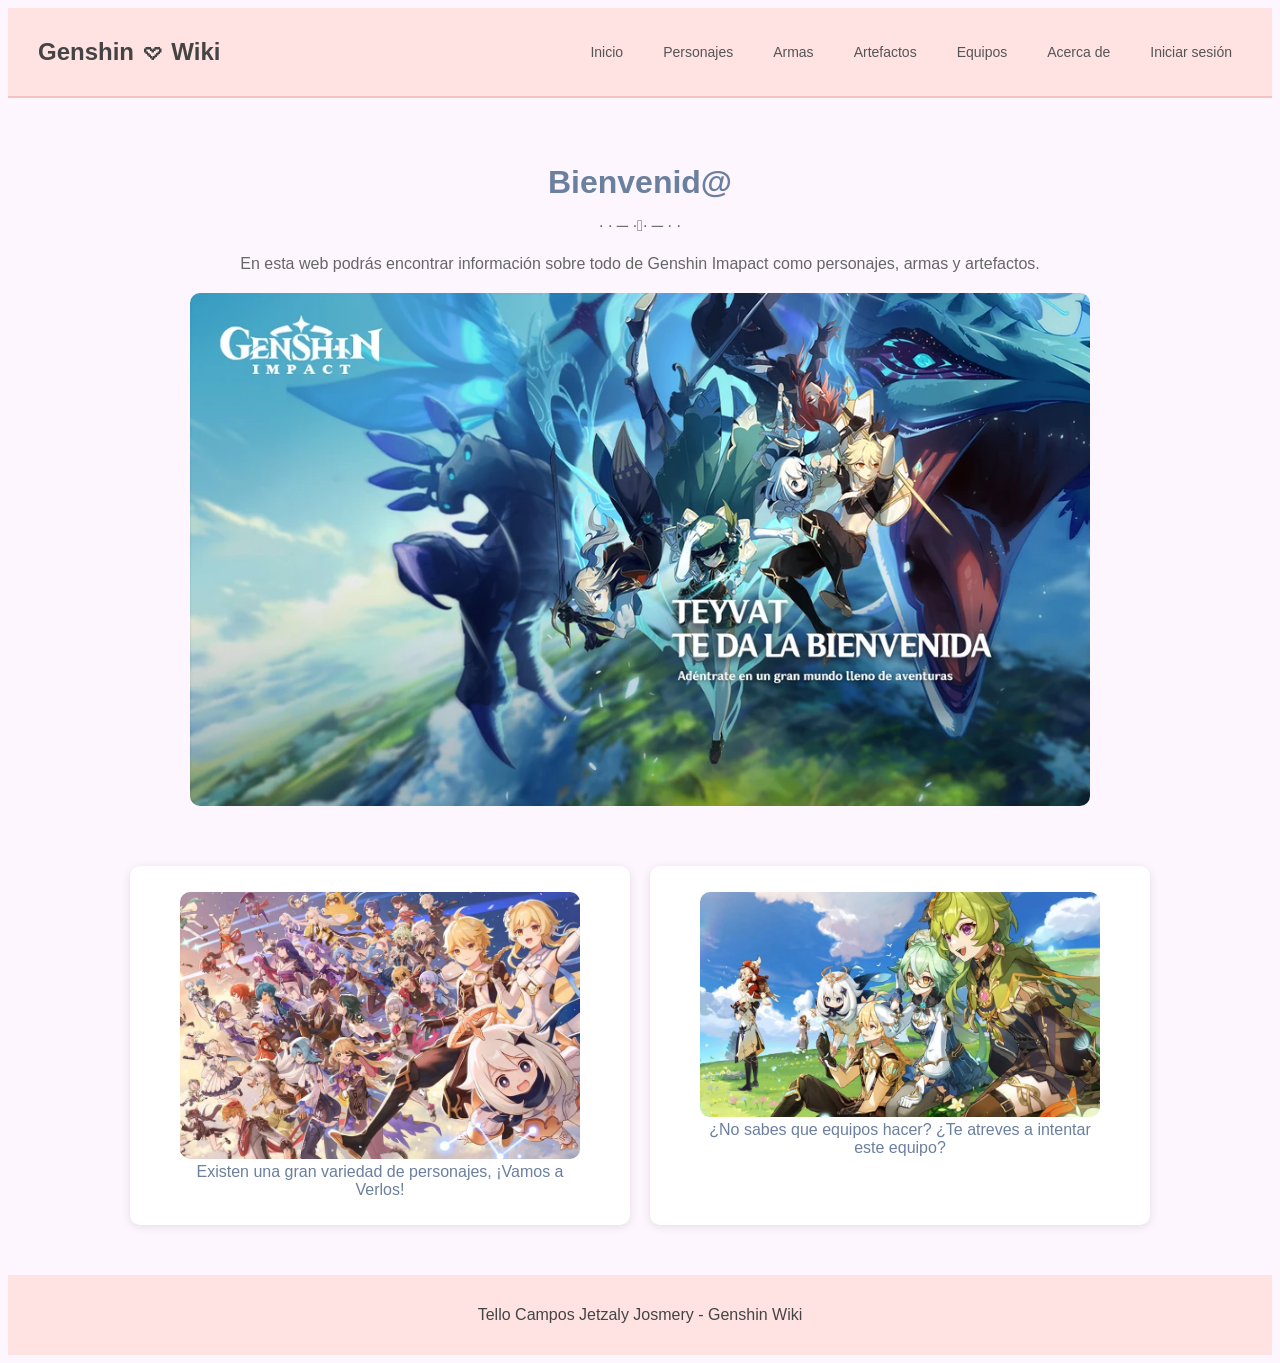
<file: index.html>
<!DOCTYPE html>
<html lang="es">
<head>
    <meta charset="UTF-8">
    <meta name="viewport" content="width=device-width, initial-scale=1.0">
    <title>Genshin 𖹭 Wiki - Inicio</title>
    <link rel="icon" type="image/png" href="src/img/icon-inicio.png">
    <link rel="stylesheet" href="css/estilos.css">
</head>
<body>
    <header>    
        <nav> 
            <h1>Genshin 𖹭 Wiki</h1>
            <ul class="horizontal">
                <li><a href="index.html">Inicio</a></li>
                <li><a href="personajes.html">Personajes</a></li>
                <li><a href="armas.html">Armas</a></li>
                <li><a href="artefactos.html">Artefactos</a></li>
                <li><a href="equipos.html">Equipos</a></li>
                <li><a href="acercade.html">Acerca de</a></li>
                <li><a href="login.html">Iniciar sesión</a></li>
            </ul>
        </nav>
    </header>
    <main>
        <section class="hero">
            <h2>Bienvenid@</h2> 
            <p>· · ─ ·𖥸· ─ · ·</p>
            <p>En esta web podrás encontrar información sobre
                todo de Genshin Imapact como personajes, 
                armas y artefactos.
            </p>
            <figure>
                <img src="src/img/card-inicio.png" alt="Banner de bienvenida de la wiki" class="imagen-banner">
            </figure>
        </section>
        <section class="cards-container">
            <article class="card">
                <a href="personajes.html">
                    <figure>
                        <img src="src/img/card-personajes.png" alt="Imagen de personajes" class="card-img">
                        <figcaption>Existen una gran variedad de personajes, ¡Vamos a Verlos!</figcaption>
                    </figure>
                </a>
            </article >

            <article class="card"   >
                <a href="equipos.html">
                    <figure>
                        <img src="src/img/card-equipos.png" alt="Imagen de equipos" class="card-img">
                        <figcaption>¿No sabes que equipos hacer? ¿Te atreves a intentar este equipo?</figcaption>
                    </figure>
                </a>
            </article>
            
        </section>
    </main>
    <footer>
        <p>Tello Campos Jetzaly Josmery - Genshin Wiki</p>
    </footer>
</body>
</html>
</file>
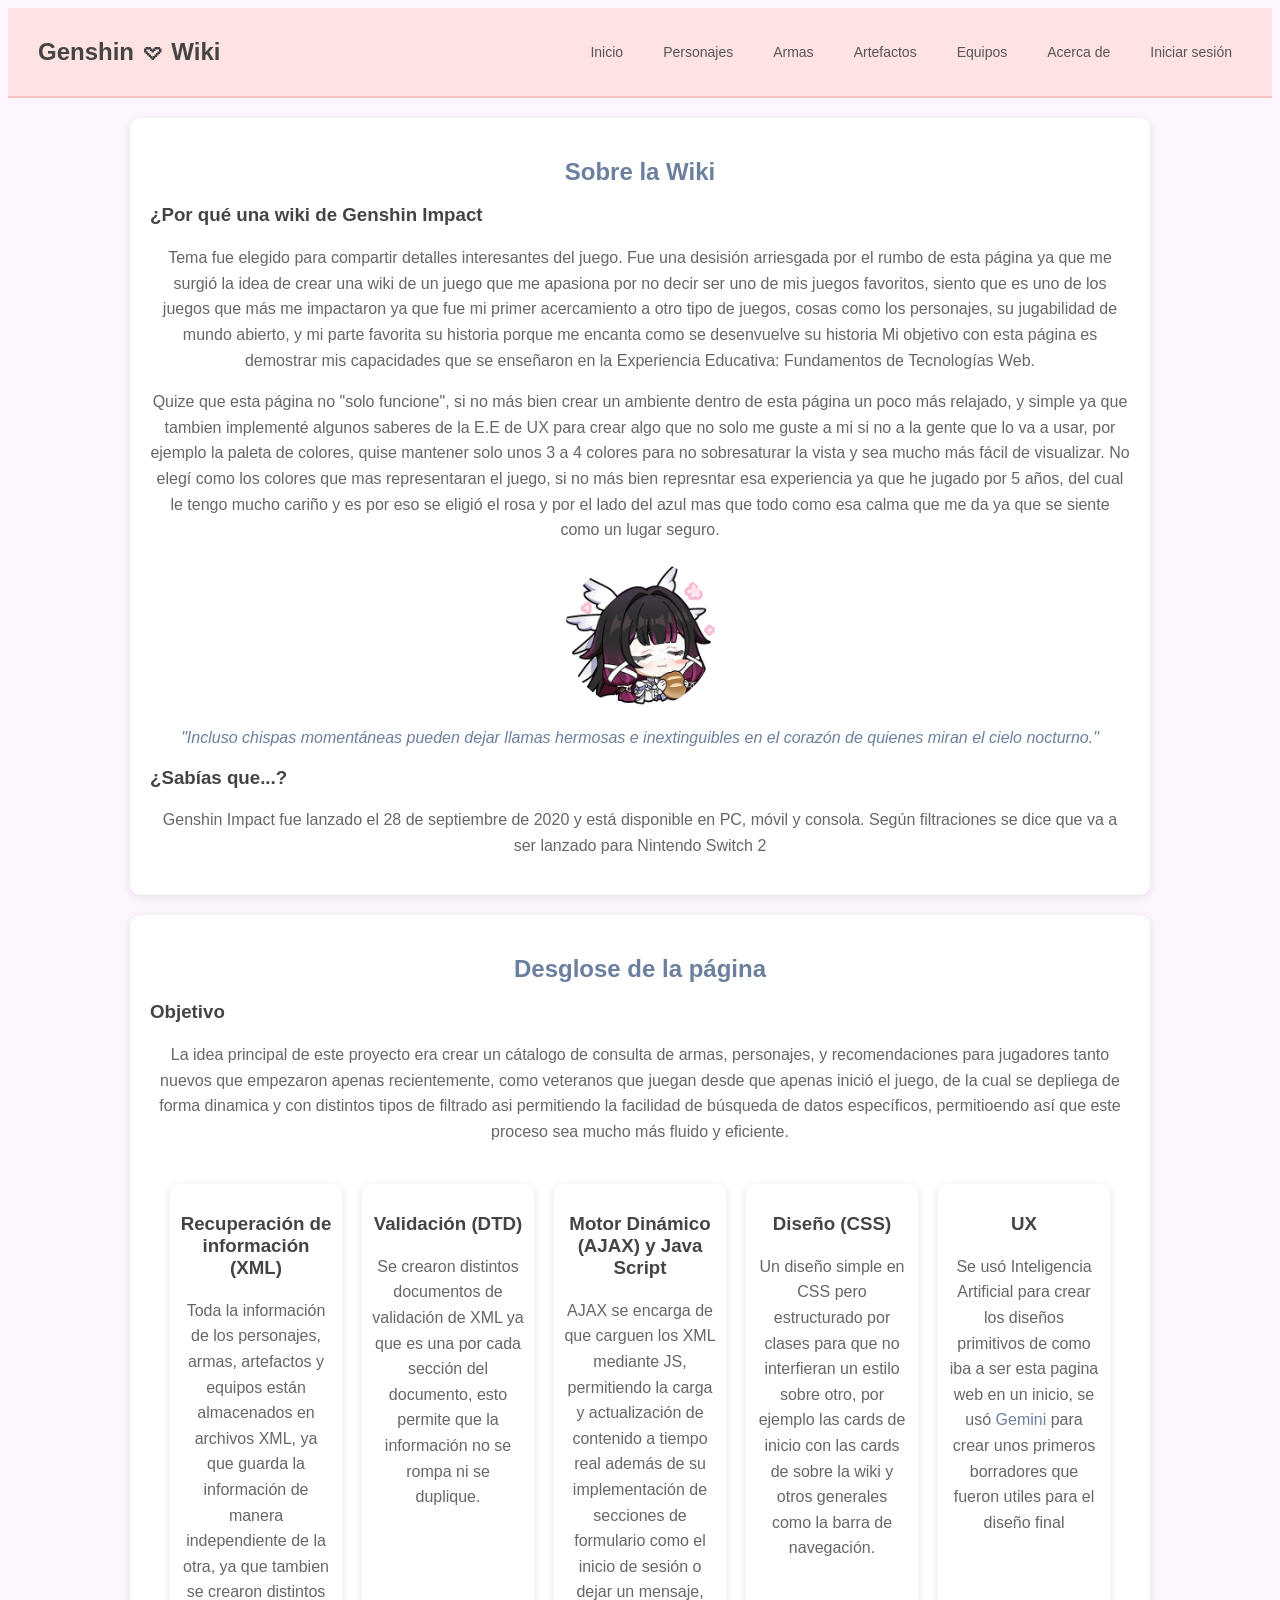
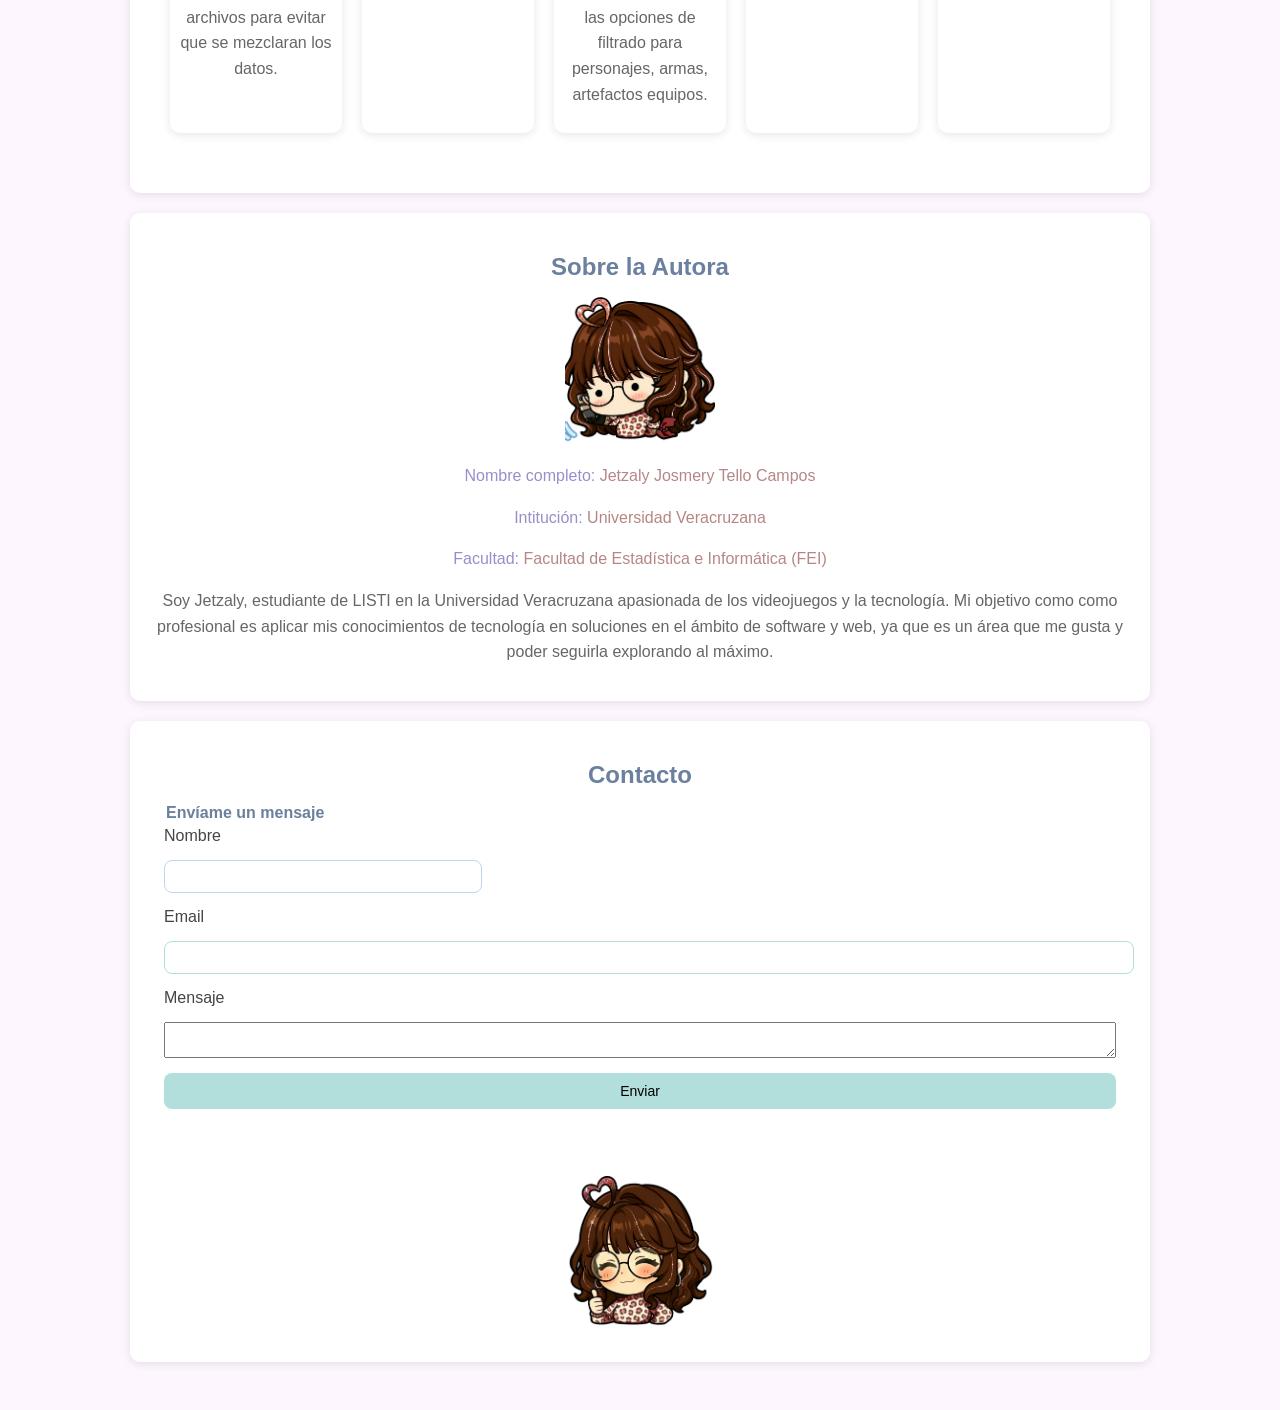
<file: acercade.html>
<!DOCTYPE html>
<html lang="es">
<head>
    <meta charset="UTF-8">
    <meta name="viewport" content="width=device-width, initial-scale=1.0">
    <title>Genshin 𖹭 Wiki - Acerca de</title>
    <link rel="icon" type="image/png" href="src/img/sobre-mi-01.png">
    <link rel="stylesheet" href="css/estilos.css">
</head>
<body>
    <header>    
        <nav> 
            <h1>Genshin 𖹭 Wiki</h1>
            <ul class="horizontal">
                <li><a href="index.html">Inicio</a></li>
                <li><a href="personajes.html">Personajes</a></li>
                <li><a href="armas.html">Armas</a></li>
                <li><a href="artefactos.html">Artefactos</a></li>
                <li><a href="equipos.html">Equipos</a></li>
                <li><a href="acercade.html">Acerca de</a></li>
                <li><a href="login.html">Iniciar sesión</a></li>            </ul>
        </nav>
    </header>
    <main>
        <section class="seccion-card">
            <h2>Sobre la Wiki</h2>
            <h3>¿Por qué una wiki de Genshin Impact</h3>
            <p>
                Tema fue elegido para compartir detalles interesantes del juego. Fue una desisión arriesgada por el rumbo de esta página ya que me surgió la idea de crear una wiki de 
                un juego que me apasiona por no decir ser uno de mis juegos favoritos, siento que es uno de los juegos
                que más me impactaron ya que fue mi primer acercamiento a otro tipo de juegos, cosas como los personajes, su
                jugabilidad de mundo abierto, y mi parte favorita su historia porque me encanta como se desenvuelve su historia
                Mi objetivo con esta página es demostrar mis capacidades que se enseñaron en la Experiencia Educativa: Fundamentos de Tecnologías Web. 
            </p>
            <p> 
                Quize que esta página no "solo funcione", si no más bien crear un ambiente dentro de esta página un poco más relajado, y simple
                ya que tambien implementé algunos saberes de la E.E de UX para crear algo que no solo me guste a mi si no a la gente que lo va a
                usar, por ejemplo la paleta de colores, quise mantener solo unos 3 a 4 colores para no sobresaturar la vista y sea mucho más fácil
                de visualizar. No elegí como los colores que mas representaran el juego, si no más bien represntar esa experiencia ya que he jugado 
                por 5 años, del cual le tengo mucho cariño y es por eso se eligió el rosa y por el lado del azul mas que todo como esa calma que me da
                ya que se siente como un lugar seguro.
            </p>

            <figure>
                <img src="src/img/columbina.png" alt="Imagen de mi personaje favorito, Columbina" class="img-perfil">
            </figure>

            <blockquote>"Incluso chispas momentáneas pueden dejar llamas hermosas e inextinguibles en el corazón de quienes miran el cielo nocturno." </blockquote>
            
            <aside> 
                <h3>¿Sabías que...?</h3>
                <p>Genshin Impact fue lanzado el 28 de septiembre de 2020 y está disponible en PC, móvil y consola. Según filtraciones se dice que va a ser lanzado para Nintendo  Switch 2</p>
            </aside>

        </section>
        <section class="seccion-card">
            <h2>Desglose de la página</h2>
            <h3>Objetivo</h3>
            <p>
               La idea principal de este proyecto era crear un cátalogo de consulta de armas, personajes, y recomendaciones para jugadores tanto nuevos 
               que empezaron apenas recientemente, como veteranos que juegan desde que apenas inició el juego, de la cual se depliega de forma dinamica
               y con distintos tipos de filtrado asi permitiendo la facilidad de búsqueda de datos específicos, permitioendo así que este proceso sea
               mucho más fluido y eficiente.
            </p>
            <section class="cards-container2">    

                <section class="card">
                    <h3>Recuperación de información (XML)</h3>
                    <p>
                        Toda la información de los personajes, armas, artefactos y equipos están almacenados en archivos XML, ya que guarda la información
                        de manera independiente de la otra, ya que tambien se crearon distintos archivos para evitar que se mezclaran los datos.
                    </p>
                </section>

                <section class="card">
                    <h3>Validación (DTD)</h3>
                    <p>
                        Se crearon distintos documentos de validación de XML ya que es una por cada sección del documento, esto permite que la información no 
                        se rompa ni se duplique.
                    </p>
                </section>

                <section class="card">
                    <h3>Motor Dinámico (AJAX) y Java Script</h3>
                    <p>
                        AJAX se encarga de que carguen los XML mediante JS, permitiendo la carga y actualización de contenido a tiempo real
                        además de su implementación de secciones de formulario como el inicio de sesión o dejar un mensaje, las opciones de 
                        filtrado para personajes, armas, artefactos equipos.
                    </p>
                </section>

                <section class="card">
                    <h3>Diseño (CSS)</h3>
                    <p> 
                        Un diseño simple en CSS pero estructurado por clases para que no interfieran un estilo sobre otro, por ejemplo las cards de inicio con
                        las cards de sobre la wiki y otros generales como la barra de navegación.
                    </p>
                </section>

                <section class="card">
                    <h3>UX</h3>
                    <p>
                        Se usó Inteligencia Artificial para crear los diseños primitivos 
                        de como iba a ser esta pagina web en un inicio, se usó
                        <a href="https://gemini.google.com/">Gemini</a> para crear unos primeros 
                        borradores que fueron utiles para el diseño final
                    </p>
                </section>


            </section>

       </section> 

        

        <section class="seccion-card">
            <h2>Sobre la Autora</h2>
            <figure><img src="src/img/sobre-mi-03.png" alt="" class="imagen"></figure >
            
            <p style="color: rgb(151, 142, 202);">Nombre completo: <span style="color: rgb(182, 134, 134);">Jetzaly Josmery Tello Campos</span></p>
            <p style="color: rgb(151, 142, 202);">Intitución: <span style="color: rgb(182, 134, 134);">Universidad Veracruzana</span></p>
            <p style="color: rgb(151, 142, 202);">Facultad: <span style="color: rgb(182, 134, 134);"> Facultad de Estadística e Informática (FEI)</span></p>

            <p>
                Soy Jetzaly, estudiante de LISTI en la Universidad Veracruzana apasionada de los videojuegos y la tecnología. Mi objetivo como como profesional es aplicar mis conocimientos
                de tecnología en soluciones en el ámbito de software y web, ya que es un área que me gusta y poder seguirla explorando al máximo.
            </p>
        </section>

        <section class="seccion-card">
            <h2>Contacto</h2>
            <fieldset>
                <legend>Envíame un mensaje</legend>
                <label for="nombre">Nombre</label>
                <input type="text" id="nombre">
                <label for="email">Email</label>
                <input type="email" id="email">
                <label for="mensaje">Mensaje</label>
                <textarea id="mensaje"></textarea>
                <button type="button" id="btn-enviar">Enviar</button>
                <p id="respuesta"></p>
            </fieldset>
                <figure><img src="src/img/sobre-mi-02.png" alt="yo con el pulgar arriba" class="imagen"></figure>
        </section>
        <script src="js/contacto.js"></script>
    </main>
</body>
</html>
</file>
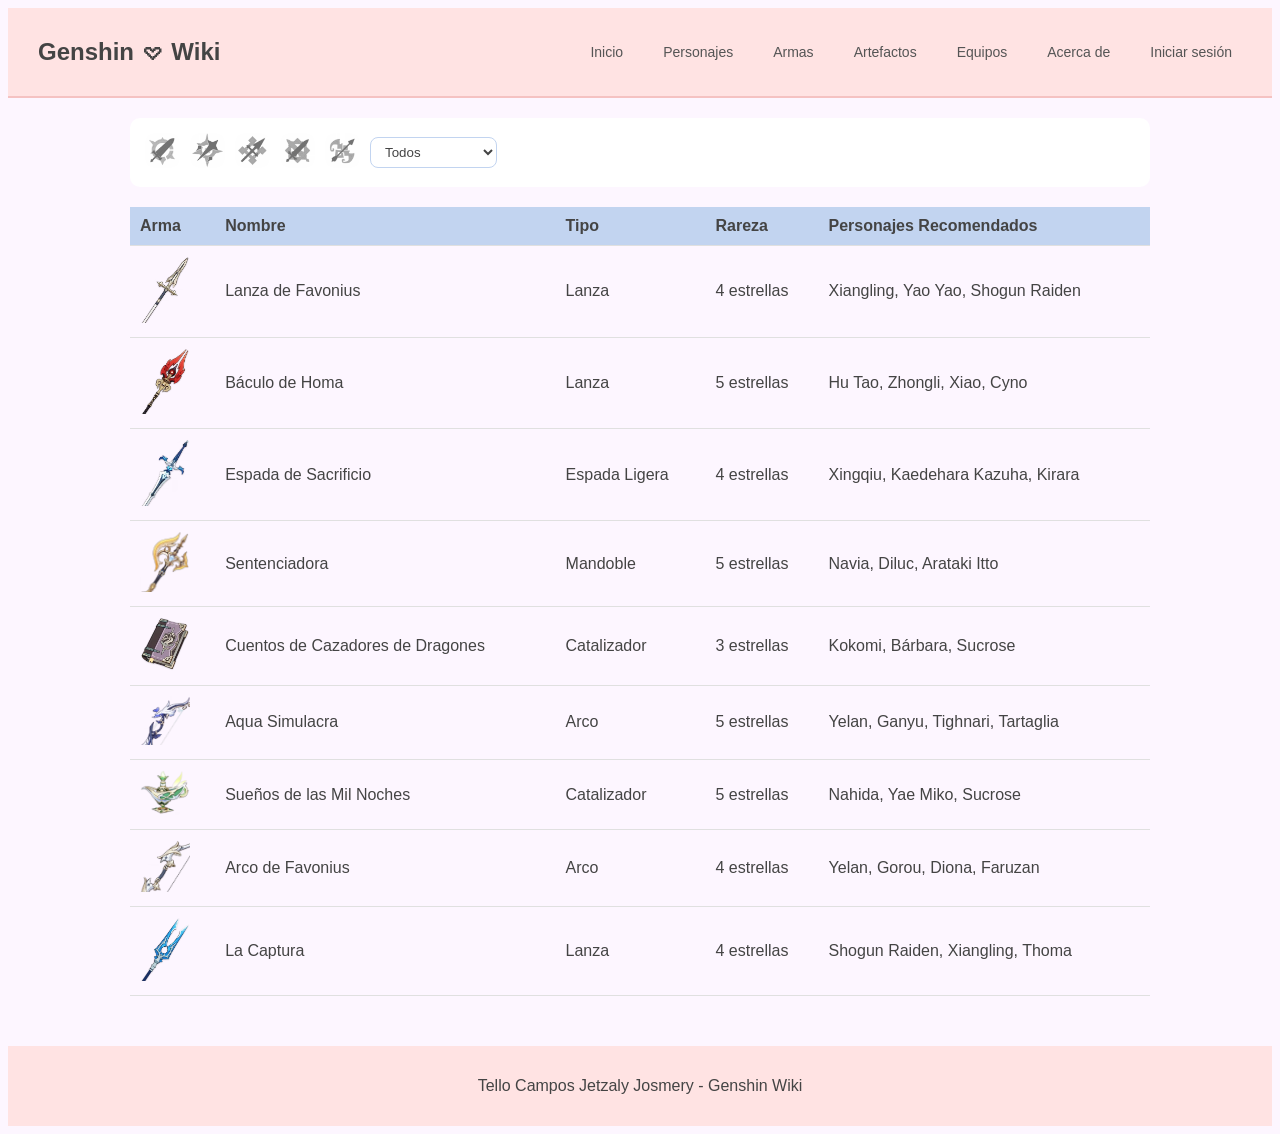
<file: armas.html>
<!DOCTYPE html>
<html lang="es">
<head>
    <meta charset="UTF-8">
    <meta name="viewport" content="width=device-width, initial-scale=1.0">
    <title>Genshin 𖹭 Wiki - Armas</title>
    <link rel="icon" type="image/png" href="src/img/icon-armas.png">
    <link rel="stylesheet" href="css/estilos.css">
</head>
<body>
    <header>    
        <nav> 
            <h1>Genshin 𖹭 Wiki</h1>
            <ul class="horizontal">
                <li><a href="index.html">Inicio</a></li>
                <li><a href="personajes.html">Personajes</a></li>
                <li><a href="armas.html">Armas</a></li>
                <li><a href="artefactos.html">Artefactos</a></li>
                <li><a href="equipos.html">Equipos</a></li>
                <li><a href="acercade.html">Acerca de</a></li>
                <li><a href="login.html">Iniciar sesión</a></li>
            </ul>
        </nav>
    </header>
        <main>
        <section class="filtros">
            
            <input id="mandoble" type="checkbox">
            <label for="mandoble"><img src="src/img/armas/Mandoble.png" alt="Filtrado por Mandoble"></label>

            <input id="catalizador" type="checkbox">
            <label for="catalizador"><img src="src/img/armas/Catalizador.png" alt="Filtrado por Catalizador"></label>

            <input id="lanza" type="checkbox">
            <label for="lanza"><img src="src/img/armas/Lanza.png" alt="Filtrado por Lanza"></label>

            <input id="espadaligera" type="checkbox">
            <label for="espadaligera"><img src="src/img/armas/Espada.png" alt="Filtrado por Espada"></label>

            <input id="arco" type="checkbox">
            <label for="arco"><img src="src/img/armas/Arco.png" alt="Filtrado por Arco"></label>
            
            <select id="rareza">
                <option value="Todos">Todos</option>
                <option value="5 estrellas">⭐⭐⭐⭐⭐</option>
                <option value="4 estrellas">⭐⭐⭐⭐</option>
                <option value="3 estrellas">⭐⭐⭐</option>
            </select>
            
        </section>

        <section>
            <table>
                <thead>
                    <tr>
                        <th>Arma</th>
                        <th>Nombre</th>
                        <th>Tipo</th>
                        <th>Rareza</th>
                        <th>Personajes Recomendados</th>
                    </tr>
                </thead>
                <tbody id="tabla-armas">

                </tbody>
            </table>
        </section>
    </main>
    
    <footer>
        <p>Tello Campos Jetzaly Josmery - Genshin Wiki</p>
    </footer>
    
    <script src="js/armas.js"></script>
</body>
</html>
</file>
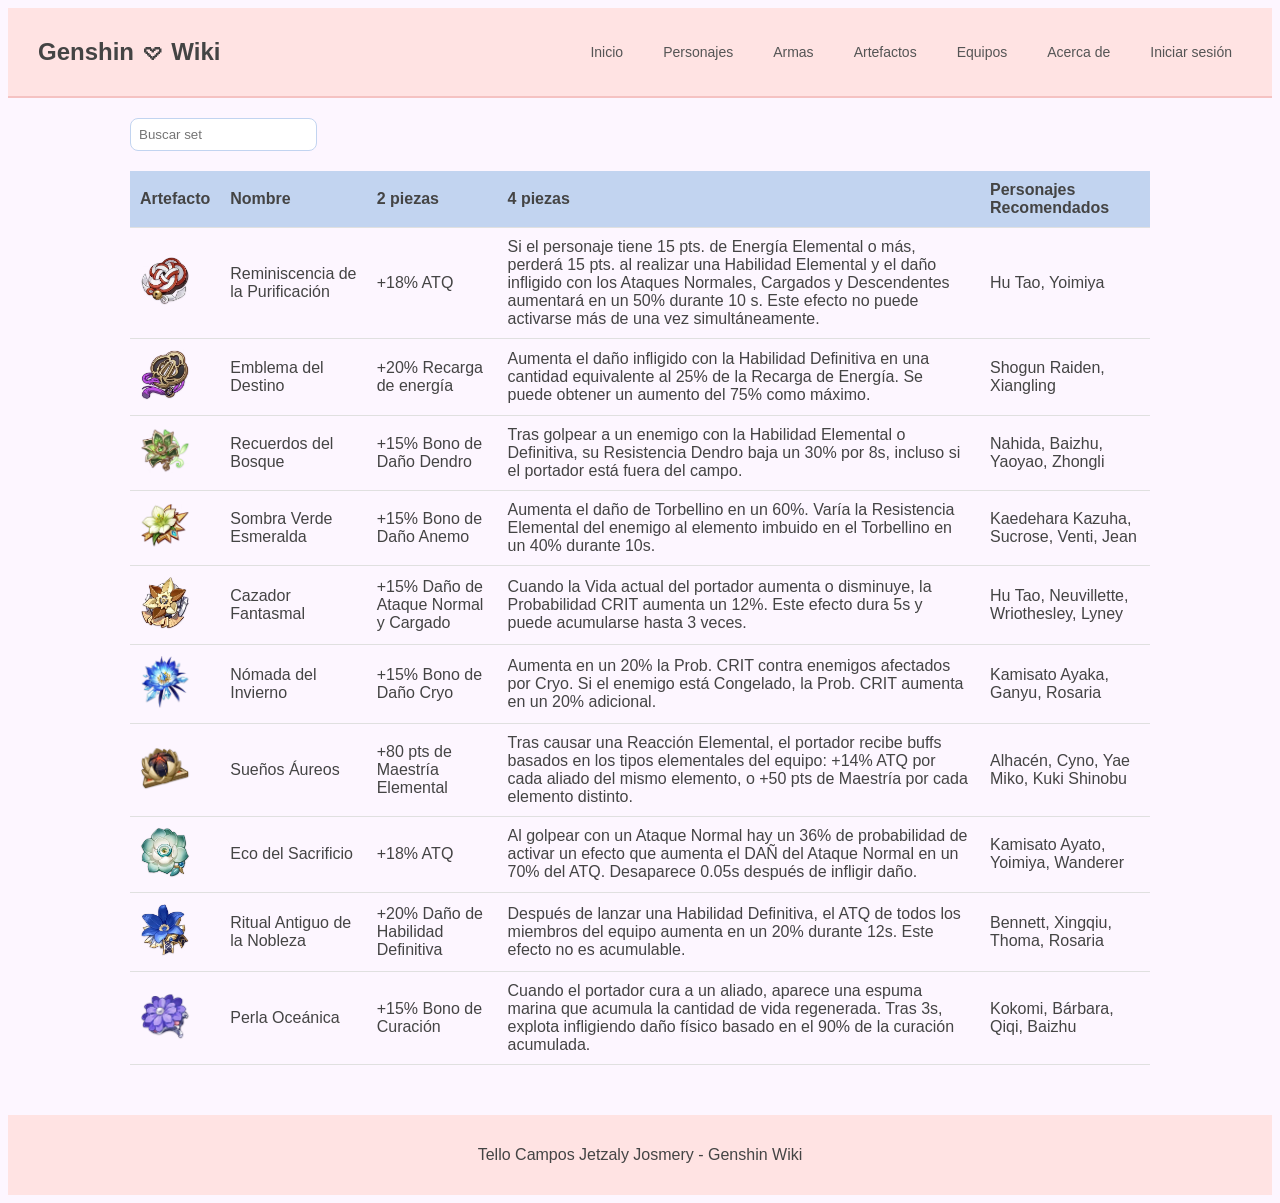
<file: artefactos.html>
<!DOCTYPE html>
<html lang="es">
<head>
    <meta charset="UTF-8">
    <meta name="viewport" content="width=device-width, initial-scale=1.0">
    <title>Genshin 𖹭 Wiki - Artefactos</title>
    <link rel="icon" type="image/png" href="src/img/icon-artefactos.png">
    <link rel="stylesheet" href="css/estilos.css">
</head>
<body>
    <header>    
        <nav> 
            <h1>Genshin 𖹭 Wiki</h1>
            <ul class="horizontal">
                <li><a href="index.html">Inicio</a></li>
                <li><a href="personajes.html">Personajes</a></li>
                <li><a href="armas.html">Armas</a></li>
                <li><a href="artefactos.html">Artefactos</a></li>
                <li><a href="equipos.html">Equipos</a></li>
                <li><a href="acercade.html">Acerca de</a></li>
                <li><a href="login.html">Iniciar sesión</a></li>
            </ul>
        </nav>
    </header>
        <main>
            <section>
                <input type="text" id="buscar-artefacto" placeholder="Buscar set">
            </section>

            <section>
                <table>
                    <thead>
                        <tr>
                            <th>Artefacto</th>
                            <th>Nombre</th>
                            <th>2 piezas</th>
                            <th>4 piezas</th>
                            <th>Personajes Recomendados</th>
                        </tr>
                    </thead>
                    <tbody id="tabla-artefactos">

                    </tbody>
                </table>
            </section>
        </main>
    
    <footer>
        <p>Tello Campos Jetzaly Josmery - Genshin Wiki</p>
    </footer>   
    <script src="js/artefactos.js"></script>

</body>
</html>
</file>
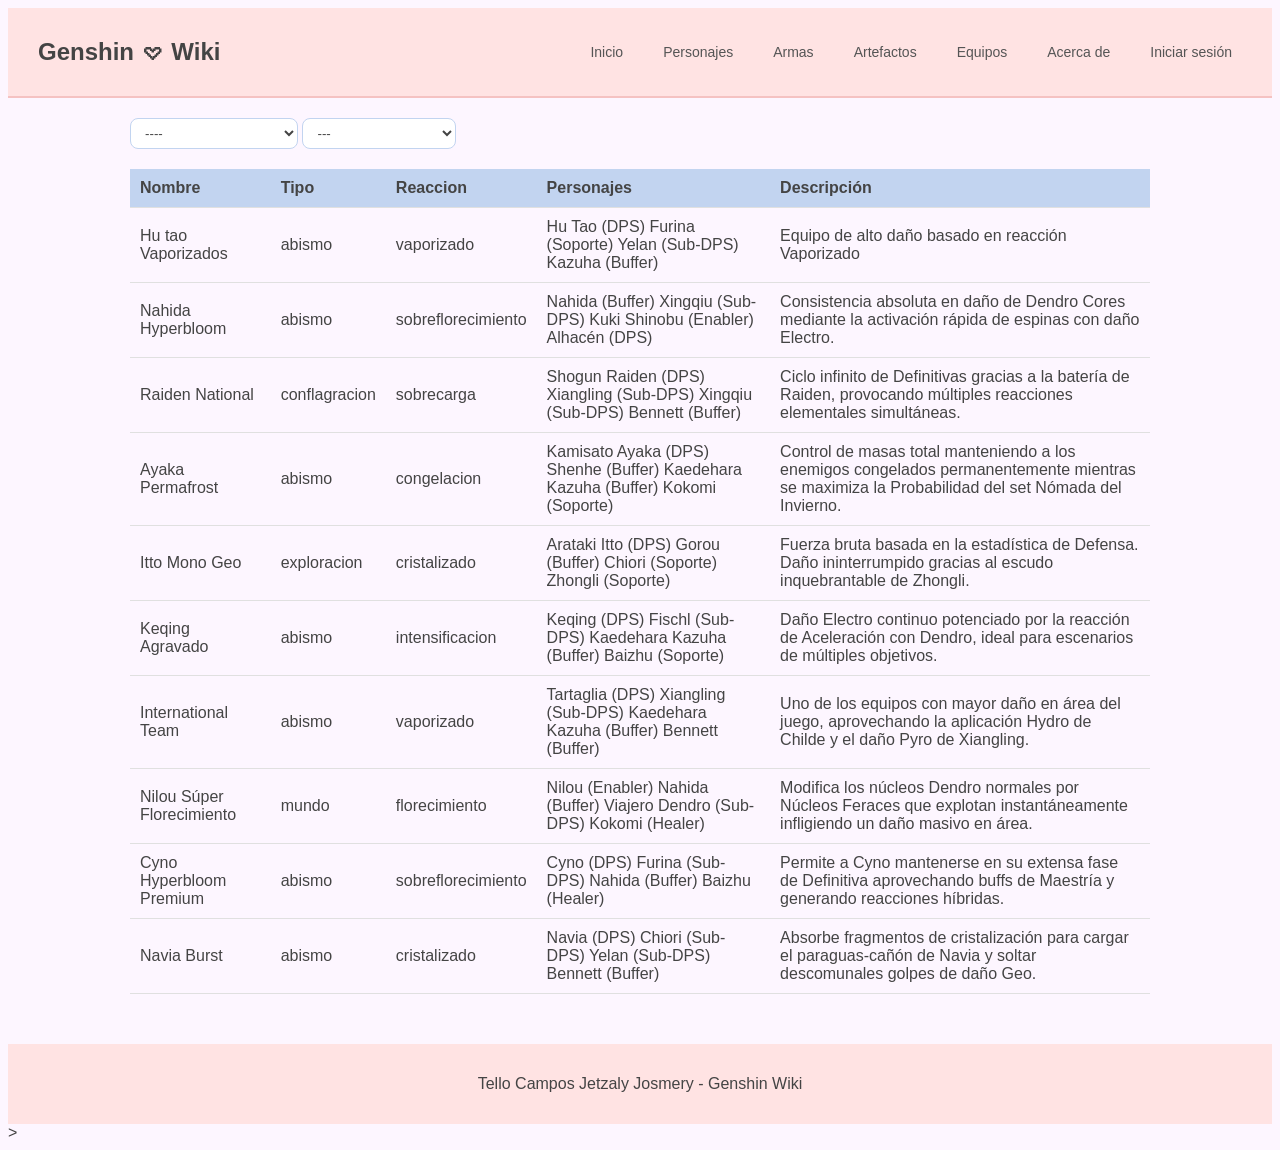
<file: equipos.html>
<!DOCTYPE html>
<html lang="es">
<head>
    <meta charset="UTF-8">
    <meta name="viewport" content="width=device-width, initial-scale=1.0">
    <title>Genshin 𖹭 Wiki - Equipos</title>
    <link rel="icon" type="image/png" href="src/img/icon-equipos.png">
    <link rel="stylesheet" href="css/estilos.css">
</head>
<body>
    <header>    
        <nav> 
            <h1>Genshin 𖹭 Wiki</h1>
            <ul class="horizontal">
                <li><a href="index.html">Inicio</a></li>
                <li><a href="personajes.html">Personajes</a></li>
                <li><a href="armas.html">Armas</a></li>
                <li><a href="artefactos.html">Artefactos</a></li>
                <li><a href="equipos.html">Equipos</a></li>
                <li><a href="acercade.html">Acerca de</a></li>
                <li><a href="login.html">Iniciar sesión</a></li>
            </ul>
        </nav>
    </header>

    <main>
        <section>
            <select id="tipo">
                <option value="default">----</option>
                <option value="abismo">Abismo</option>
                <option value="conflagracion">Conflagración Estigia</option>
                <option value="exploracion">Exploración</option>
            </select>
            <select id="reaccion">
                <option value="default">---</option>
                <option value="vaporizado">Vaporizado</option>
                <option value="derretido">Derretido</option>
                <option value="sobrecarga">Sobrecarga</option>
                <option value="florecimiento">Florecimiento</option>
                <option value="electrocargado">Electrocargado</option>
                <option value="quemadura">Quemadura</option>
                <option value="superconductor">Superconductor</option>
                <option value="cristalizado">Cristalizado</option>
                <option value="torbellino">Torbellino</option>
                <option value="congelacion">Congelación</option>
                <option value="intensificacion">Intensificación</option>
                <option value="propagacion">Propagación</option>
                <option value="sobreflorecimiento">Sobreflorecimiento</option>
                <option value="crepitar">Crepitar</option>
            </select>
        </section>

        <section>
            <table>
                <thead>
                    <tr>
                        <th>Nombre</th>
                        <th>Tipo</th>
                        <th>Reaccion</th>
                        <th>Personajes</th>
                        <th>Descripción</th>
                    </tr>
                </thead>
                <tbody id="tabla-equipos">

                </tbody>
            </table>
        </section>
    </main>
    
    <footer>
        <p>Tello Campos Jetzaly Josmery - Genshin Wiki</p>
    </footer>

    <script src="js/equipos.js"></script>
</body>
</html>>
</file>
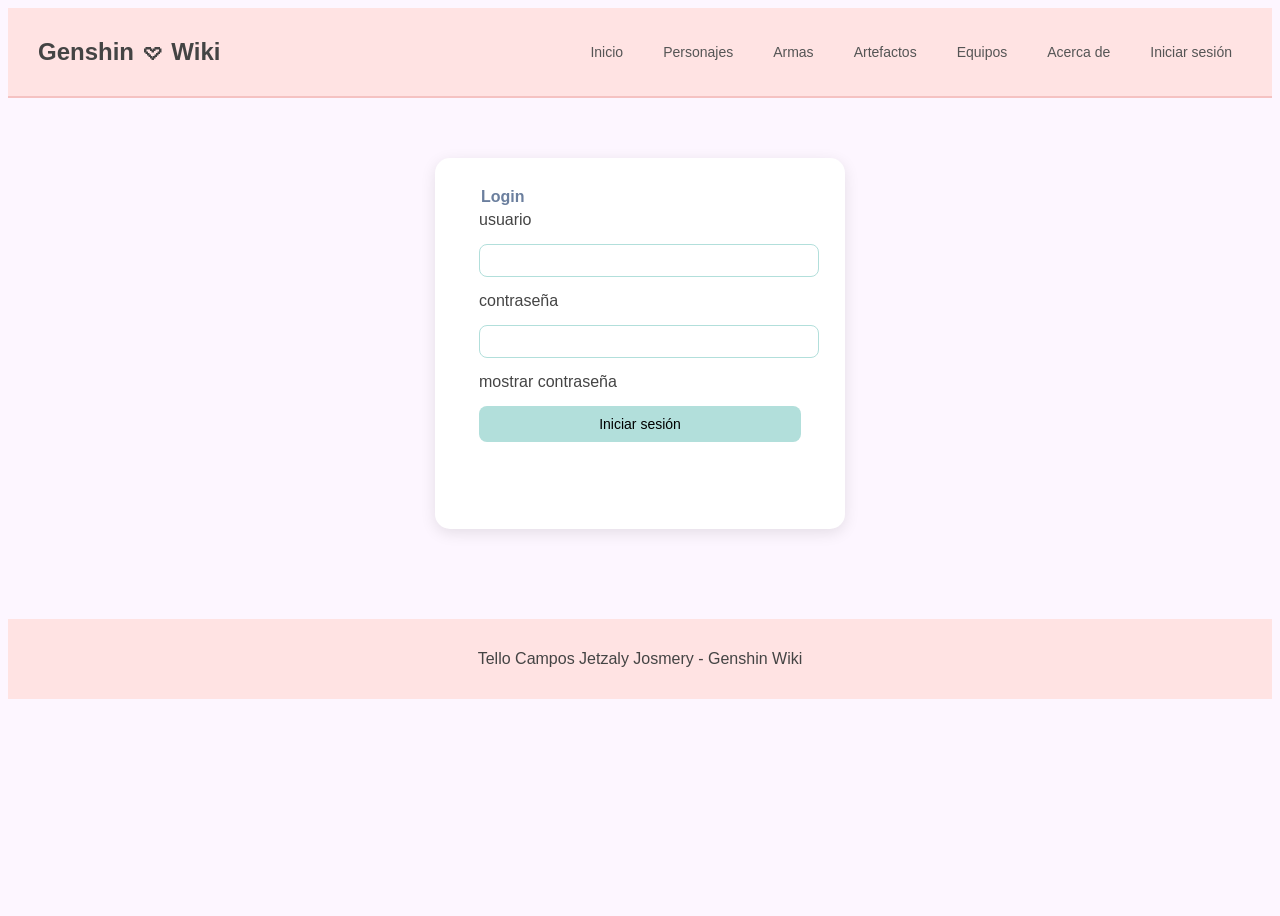
<file: login.html>
<!DOCTYPE html>
<html lang="es">
    <head>
        <meta charset="UTF-8">
        <meta name="viewport" content="width=device-width, initial-scale=1.0">
        <title>Genshin 𖹭 Wiki - Login </title>
        <link rel="icon" type="image/png" href="src/img/icon-login.png">
        <link rel="stylesheet" href="css/estilos.css">
    </head>
    <body>
        <header>
            <nav> 
                <h1>Genshin 𖹭 Wiki</h1>
                <ul class="horizontal">
                    <li><a href="index.html">Inicio</a></li>
                    <li><a href="personajes.html">Personajes</a></li>
                    <li><a href="armas.html">Armas</a></li>
                    <li><a href="artefactos.html">Artefactos</a></li>
                    <li><a href="equipos.html">Equipos</a></li>
                    <li><a href="acercade.html">Acerca de</a></li>
                    <li><a href="login.html">Iniciar sesión</a></li>
                </ul>
            </nav>
            
        </header>
        <main>
          <section class="login-section">
                <fieldset>
                    <legend>Login</legend>

                    <label for="usuario">usuario</label>
                    <input type="email" id="usuario">

                    <label for="password">contraseña</label>
                    <input type="password" id="password">
                    
                    <div class="checkbox-container">
                        <label for="passwordmostrar">mostrar contraseña</label>
                        <input type="checkbox" id="passwordmostrar">
                    </div>
                    
                    <button type="button" id="btn-login" class="">Iniciar sesión</button>
                    <p id="error-login"></p>
                </fieldset>
            </section>
        </main>

        <footer>
            <p>Tello Campos Jetzaly Josmery - Genshin Wiki</p>
        </footer>
        <script src="js/login.js"></script>
    </body>
</html>
</file>
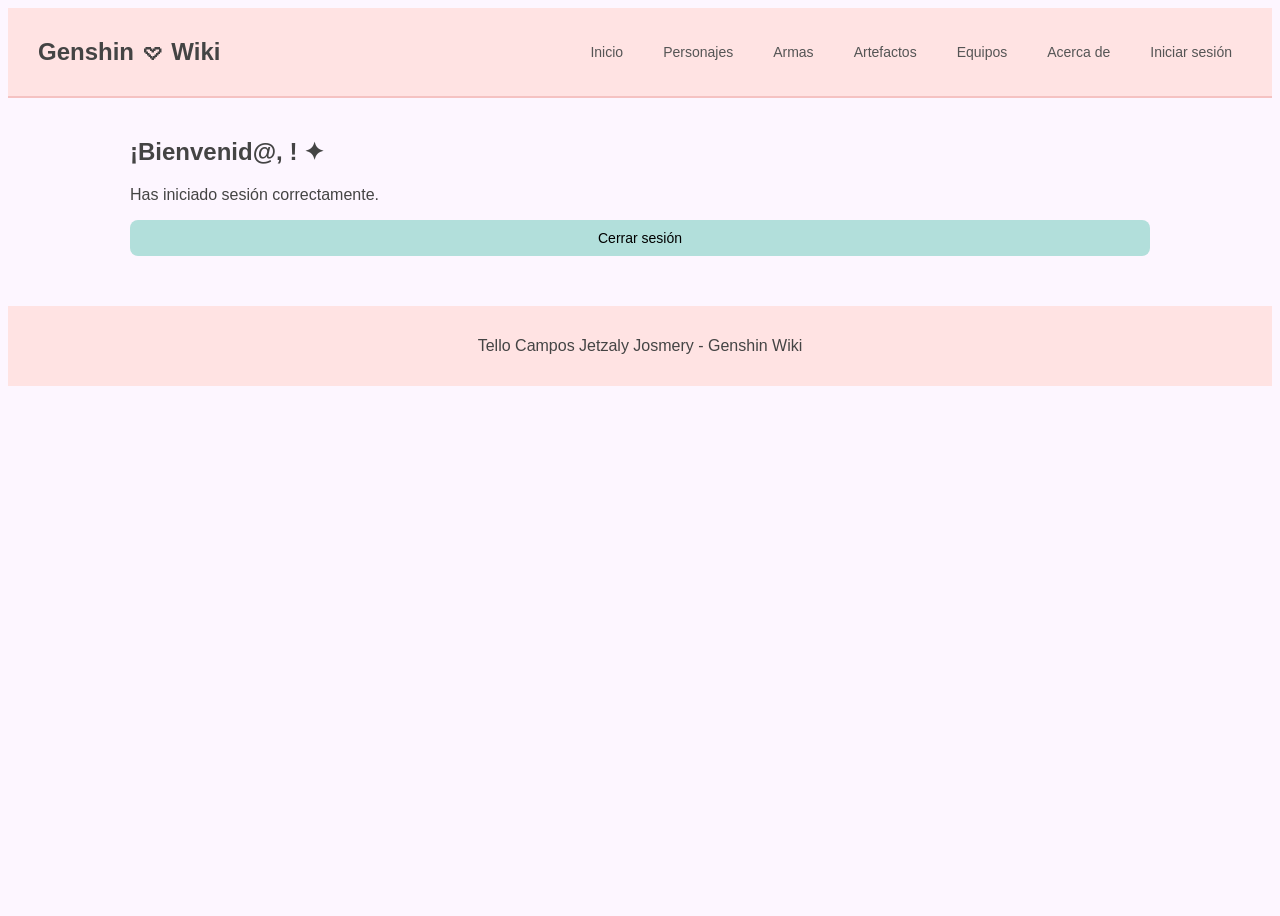
<file: perfil.html>
<!DOCTYPE html>
<html lang="es">
    <head>
        <meta charset="UTF-8">
        <meta name="viewport" content="width=device-width, initial-scale=1.0">
        <title>Genshin 𖹭 Wiki - Perfil</title>
        <link rel="icon" type="image/png" href="src/img/icon-inicio.png">
        <link rel="stylesheet" href="css/estilos.css">
    </head>
    <body>
        <header>    
            <nav> 
                <h1>Genshin 𖹭 Wiki</h1>
                <ul class="horizontal">
                    <li><a href="index.html">Inicio</a></li>
                    <li><a href="personajes.html">Personajes</a></li>
                    <li><a href="armas.html">Armas</a></li>
                    <li><a href="artefactos.html">Artefactos</a></li>
                    <li><a href="equipos.html">Equipos</a></li>
                    <li><a href="acercade.html">Acerca de</a></li>
                    <li><a href="login.html">Iniciar sesión</a></li>
                </ul>
            </nav>
        </header>
        <main>
            <section>
                <h2>¡Bienvenid@, <span id="nombre-usuario"></span>! ✦</h2>
                <p>Has iniciado sesión correctamente.</p>
                <button id="btn-logout" onclick="cerrarSesion()">Cerrar sesión</button>
            </section>
        </main>
        <footer>
            <p>Tello Campos Jetzaly Josmery - Genshin Wiki</p>
        </footer>
        <script src="js/perfil.js"></script>
    </body>
</html>
</file>
<file: css/estilos.css>
header {
    background-color: #ffe3e3;
    padding: 10px 30px;
    width: 100%; 
    box-sizing: border-box;
    border-bottom: 2px solid #f5c2c2; 
}

nav {
    display: flex;
    align-items: center;
    justify-content: space-between;
    flex-wrap: wrap;
    width: 100%; 
    box-sizing: border-box;
}



.hero {
    text-align: center;
    padding: 20px;
}

.hero h2 {
    font-size: 32px;
    color: #6b7f9e;
    margin-bottom: 10px;
}

.hero p {
    color: #666;
    margin-bottom: 20px;
}

.seccion-card {
    background: white;
    border-radius: 10px;
    box-shadow: 0 2px 10px rgba(0,0,0,0.1);
    padding: 20px;
    margin-bottom: 20px;
    width: 100%; 
    box-sizing: border-box;
    margin-left: auto;
    margin-right: auto;
}

.seccion-card h2 {
    color: #6b7f9e;
    margin-bottom: 15px;
    text-align: center;
}

.seccion-card p {
    color: #666;
    line-height: 1.6;
    text-align: center;
    margin-top: 10px;
}

legend {
    font-weight: bold;
    color: #6b7f9e;
    font-size: 16px;
}

.login-section {
    background: white;
    padding: 30px;
    border-radius: 15px;
    box-shadow: 0 4px 15px rgba(0,0,0,0.1);
    width: 350px;
    margin: 40px auto;
}

fieldset {
    border: none;
    display: flex;
    flex-direction: column;
    gap: 15px;
}

input[type="email"], input[type="password"]{
    width: 100%;
    padding: 8px;
    border: 1px solid #b2dfdb;
    border-radius: 8px;
}

input[type="text"] {
    max-width: 300px;
    padding: 8px;
    border: 1px solid #c2d4f0;
    border-radius: 8px;
}

button {
    background-color: #b2dfdb;
    border: none;
    border-radius: 8px;
    padding: 10px;
    cursor: pointer;
    width: 100%;
    font-size: 14px;
}

button:hover {
    background-color: #80cbc4;
}

.imagen-banner {
    width: 100%; 
    box-sizing: border-box;
    object-fit: cover;
    border-radius: 10px;
}

.card-img {
    width: 100%; 
    box-sizing: border-box;
    object-fit: cover;
    border-radius: 10px;
}

.cards-container {
    display: flex;
    gap: 20px;
    flex-wrap: wrap;
    margin-top: 20px;
}

.cards-container2 {
    padding: 20px;
    margin-bottom: 20px;
    width: 100%; 
    box-sizing: border-box;
    margin-left: auto;
    margin-right: auto;
    display: flex;
    gap: 20px;
    flex-wrap: wrap;
    margin-top: 20px;
}


.card {
    flex: 1;
    width: 100%; 
    box-sizing: border-box;
    background: white;
    border-radius: 10px;
    box-shadow: 0 2px 10px rgba(0,0,0,0.1);
    padding: 10px;
    text-align: center;
}
.card a {
    text-decoration: none;
    color: #6b7f9e;
    font-weight: 500;
}

.card a:hover {
    color: #ffe6e3;
}

.img-perfil {
    width: 150px;
    height: 150px;
    object-fit: cover;
    border-radius: 50%;
    display: block;
    margin: 0 auto;
}

.imagen {
    width: 150px;
    height: 150px;
    object-fit: cover;
    display: block;
    margin: 0 auto;
}

.contacto-form {
    max-width: 500px;
    margin: 0 auto;
    width: 100%; 
    box-sizing: border-box;
}

.sobre-wiki {
    padding: 20px;
    margin-bottom: 20px;
    text-align: center;
    width: 100%; 
    box-sizing: border-box;
}

blockquote {
    font-style: italic;
    color: #6b7f9e;
    margin: 20px 0;
    text-align: center;
    width: 100%; 
    box-sizing: border-box;
}

.checkbox-container {
    display: flex;
    align-items: center;
    gap: 8px;
}

.horizontal{
    list-style: none;
    display:flex;
    gap: 20px;
}

.filtros {
    display: flex;
    align-items: center;
    flex-wrap: wrap;
    gap: 10px;
    padding: 15px;
    background: white;
    border-radius: 10px;
    margin-bottom: 20px;
}

.filtros img {
    width: 35px;
    height: 35px;
}

input[type="checkbox"] {
    display: none; 
}

input[type="checkbox"] + label img {
    filter: grayscale(50%) brightness(0.90); 
    border-radius: 8px;
    cursor: pointer;
}

input[type="checkbox"]:checked + label img {
    filter: none; 
    outline: 2px solid #6b7f9e;
    border-radius: 8px;
}

footer {
    background-color: #ffe3e3;
    text-align: center;
    padding: 15px;
    color: #444;
    margin-top: 30px;
}

nav a {
text-decoration: none;
    color: #555;
    font-size: 14px;
    font-weight: 500;
    padding: 6px 10px;
    border-radius: 8px;
    transition: background-color 0.2s ease, color 0.2s ease;
}

nav a:hover {
    background-color: #f5c2c2;
    color: #6b7f9e;
}

table {
    width: 100%;
    border-collapse: collapse;
    margin-top: 20px;
}

th, td {
    padding: 10px;
    text-align: left;
    border-bottom: 1px solid #e0e0e0;
    
}

th {
    background-color: #c2d4f0;
    color: #444;
}

tr:hover {
        background-color: #fdf0f3;
    transition: background-color 0.3s ease;
}

main {

    width: 100%; 
    box-sizing: border-box;
    padding: 20px 40px;     
    max-width: 1100px;      
    margin: 0 auto; 
}


body {
    font-family: 'Segoe UI', sans-serif;
    background-color: #fdf6ff;
    color: #444;
    min-height: 100vh;
    display: flex;
    flex-direction: column;
}

select {
    padding: 6px 10px;
    border: 1px solid #c2d4f0;
    border-radius: 8px;
    background-color: white;
    color: #444;
    cursor: pointer;
}

select:hover {
    border-color: #6b7f9e;
}

.modal-overlay {
    position: fixed;
    inset: 0;
    background: rgba(0,0,0,0.45);
    display: flex;
    align-items: center;
    justify-content: center;
    z-index: 100;
}

.modal-card {
    background: white;
    border-radius: 16px;
    padding: 30px;
    max-width: 420px;
    width: 90%;
    text-align: center;
    box-shadow: 0 8px 30px rgba(0,0,0,0.15);
    position: relative;
}

.modal-card img {
    border-radius: 10px;
    margin-bottom: 10px;
}

.modal-card h2 {
    color: #6b7f9e;
    margin-bottom: 12px;
}

.modal-card figcaption {
    color: #6b7f9e;
    font-size: 20px;
    font-weight: bold;
    margin: 8px 0 12px;
}
.modal-datos {
    text-align: left;
    display: grid;
    grid-template-columns: auto 1fr;
    gap: 4px 12px;
    margin-top: 10px;
}

.modal-datos dt {
    font-weight: bold;
    color: #6b7f9e;
    font-size: 13px;
}

.modal-datos dd {
    color: #555;
    font-size: 13px;
    margin: 0;
}

.modal-datos p {
    color: #555;
    font-size: 14px;
    margin: 0;
}

.modal-cerrar {
    position: absolute;
    top: 12px;
    right: 12px;
    width: auto;
    background: #ffe3e3;
    color: #6b7f9e;
    font-weight: bold;
    padding: 4px 10px;
    border-radius: 8px;
    cursor: pointer;
}


@media (max-width: 1024px) {
    main {
        padding: 15px;
    }

    .cards-container,
    .cards-container2 {
        gap: 15px;
    }

    .card {
        flex: 1 1 200px
    }

    .seccion-card {
        padding: 15px;
    }

    table {
        font-size: 14px;
    }

    .login-section {
        width: 400px;
    }
}

@media (max-width: 768px) {

    header {
    padding: 12px 15px;
    }

    nav h1 {
        font-size: 18px;
    }

    nav {
        flex-direction: column;
        align-items: flex-start;
        gap: 10px;
    }

    .horizontal {
        flex-direction: column;
        gap: 8px;
        padding: 0;
    }

    main {
        padding: 10px;
    }

    .cards-container,
    .cards-container2 {
        flex-direction: column;
        gap: 12px;
    }

    .card {
        flex: none;
        width: 100%;
    }

    .login-section {
        width: 90%;        
        max-width: 320px;
        margin: 20px auto;
    }

    section {
        overflow-x: auto;
        width: 100%;
        -webkit-overflow-scrolling: touch;
    }

    table {
        min-width: 500px;   
    }

    th, td {
        padding: 6px 8px;
        font-size: 13px;
    }

    .filtros {
        gap: 8px;
        padding: 10px;
    }

    .filtros img {
        width: 28px;
        height: 28px;
    }

    .hero h2 {
        font-size: 22px;
    }

    .img-perfil {
        width: 100px;
        height: 100px;
    }

    .modal-card {
    padding: 20px 15px;
    max-width: 95%;
    max-height: 85vh;        /* no se sale de la pantalla */
    overflow-y: auto;         /* scroll si el contenido es largo */
}

    .modal-card img {
        width: 80px;
    }

    .modal-card figcaption {
        font-size: 16px;
    }

    .modal-datos {
        font-size: 12px;
        gap: 3px 8px;
    }
}
</file>
